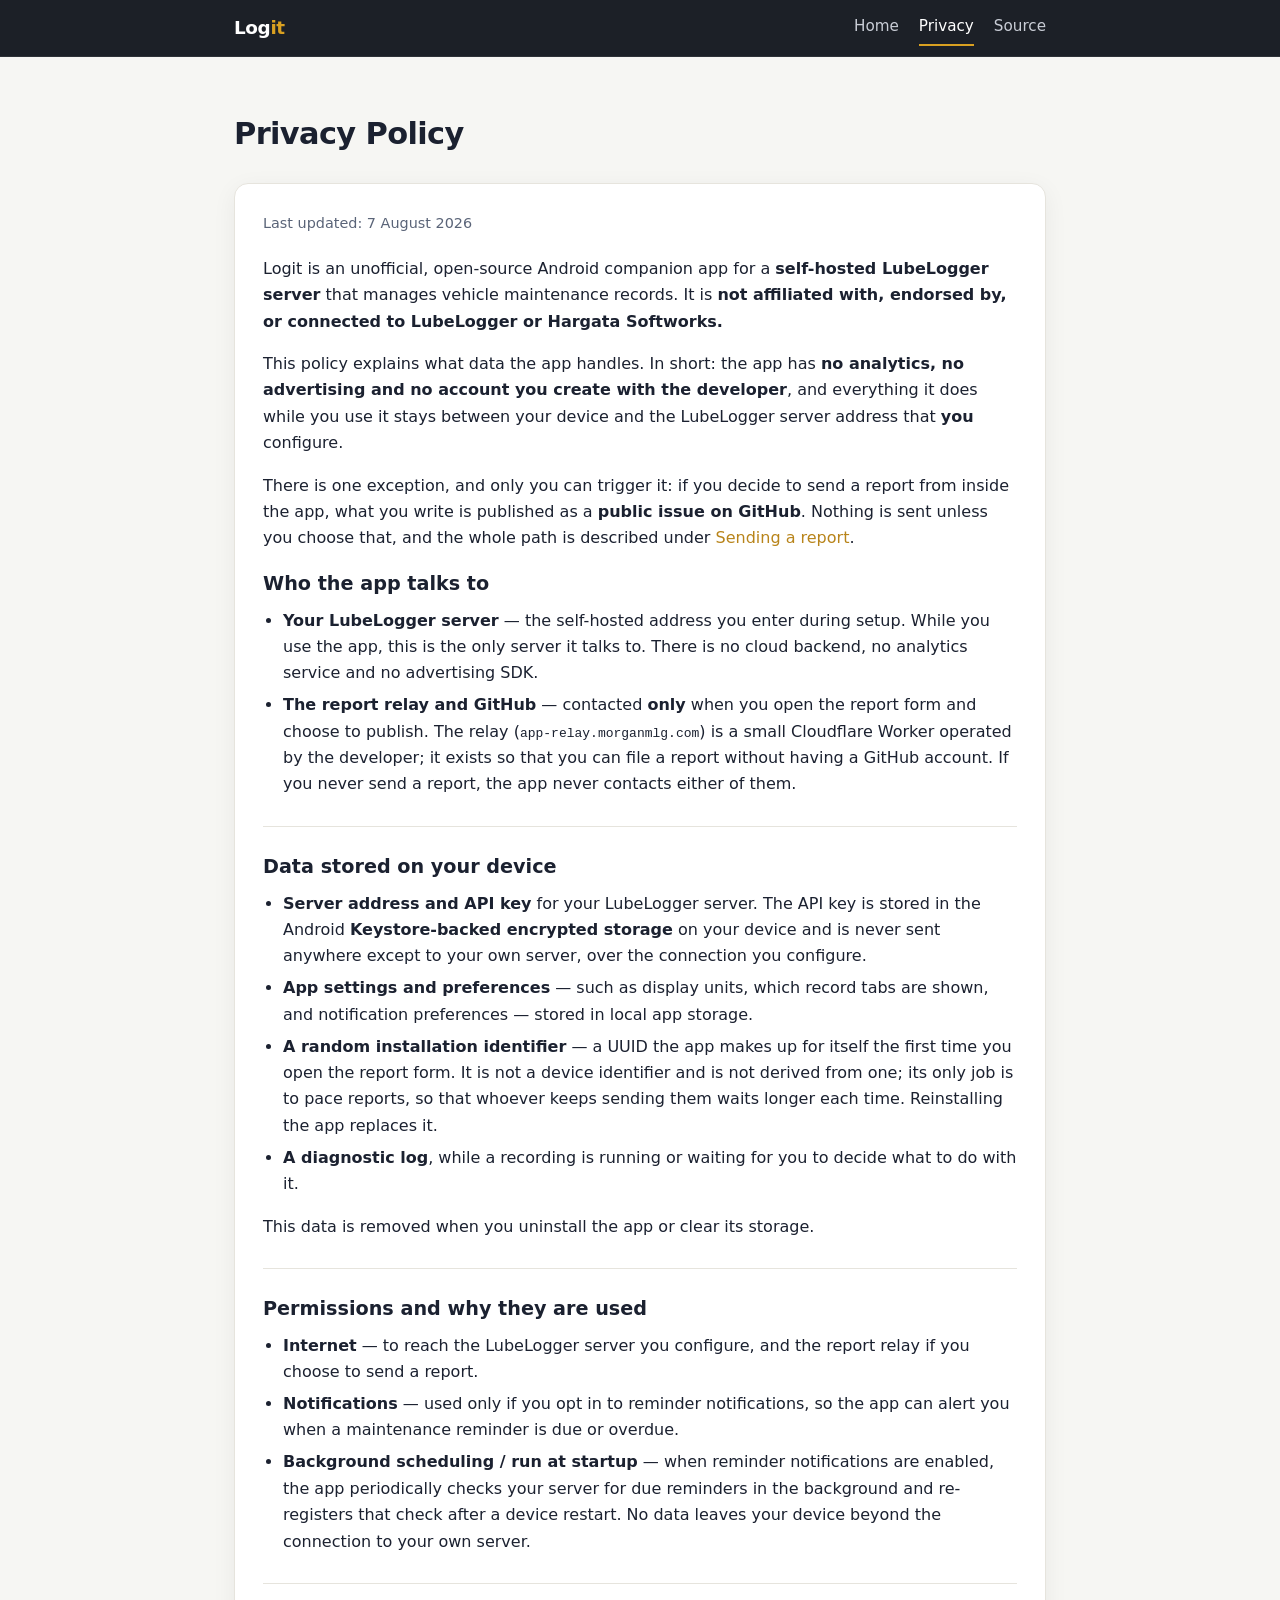
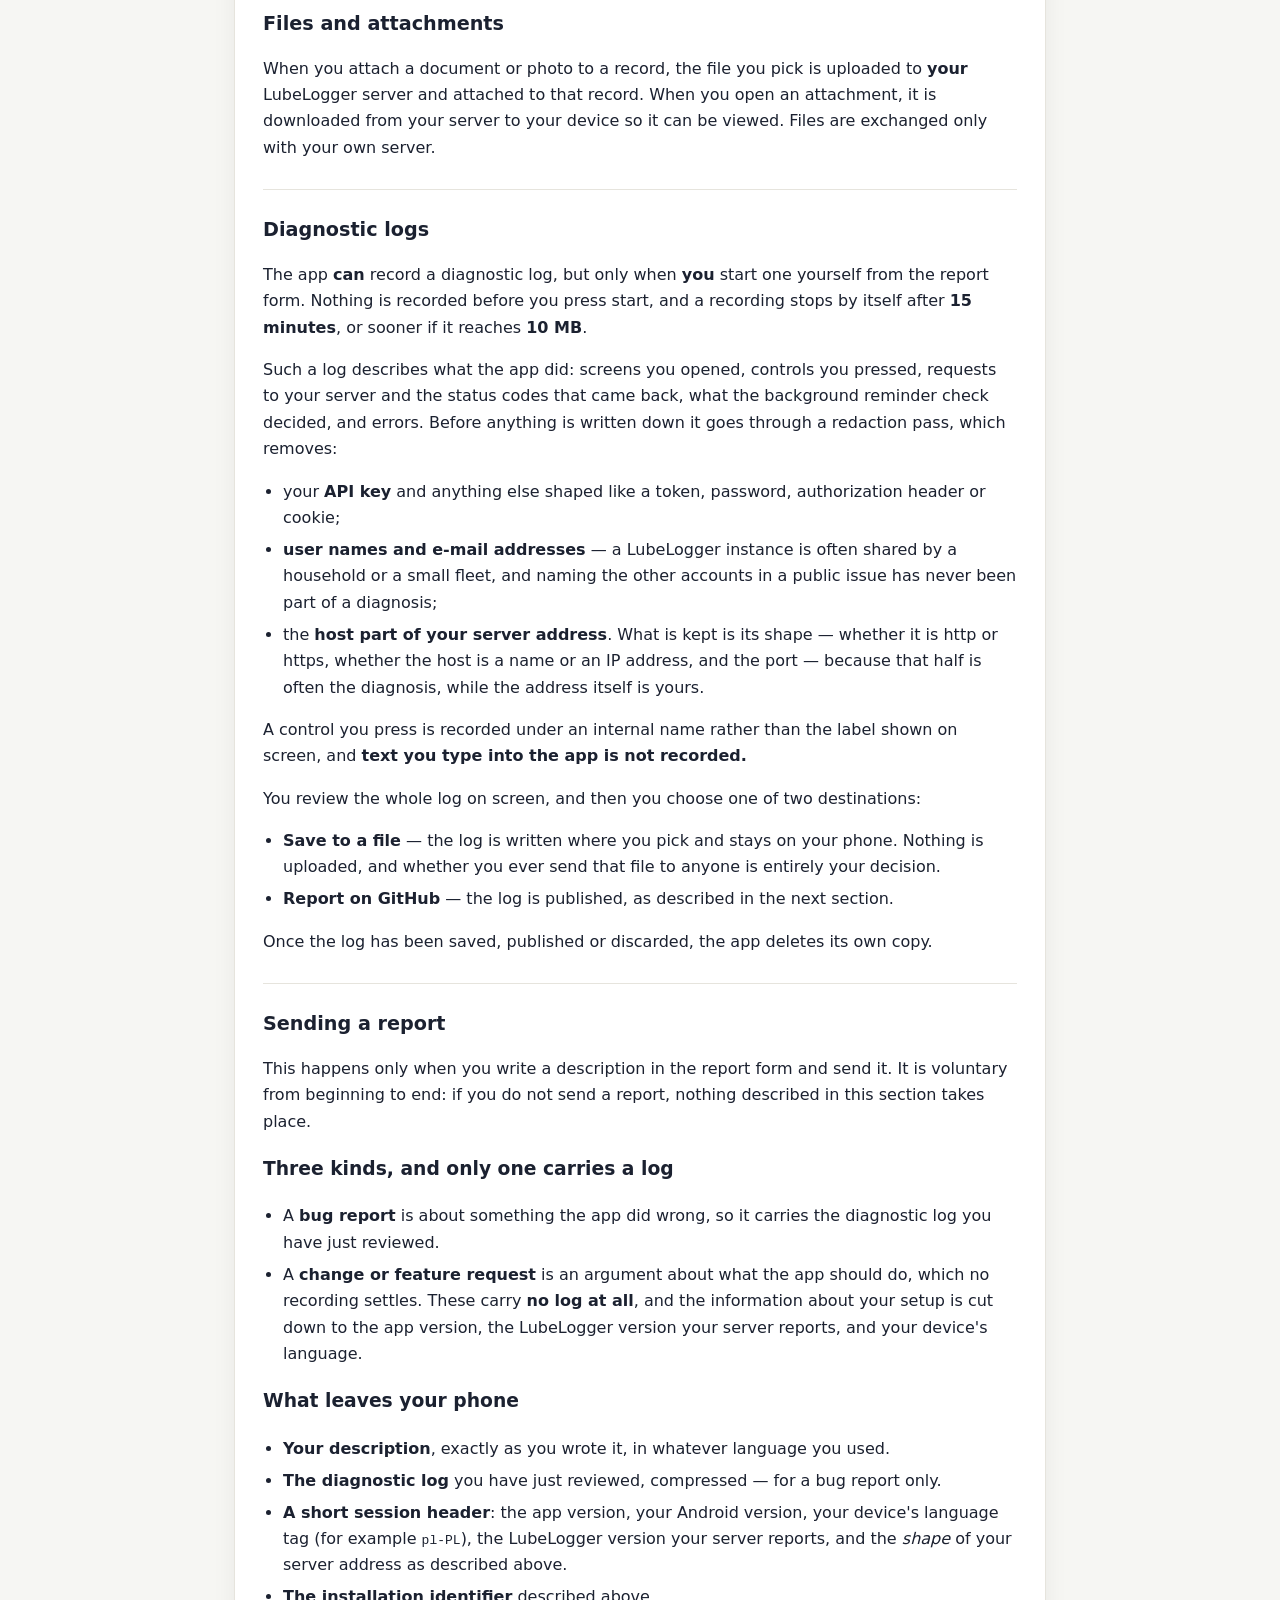
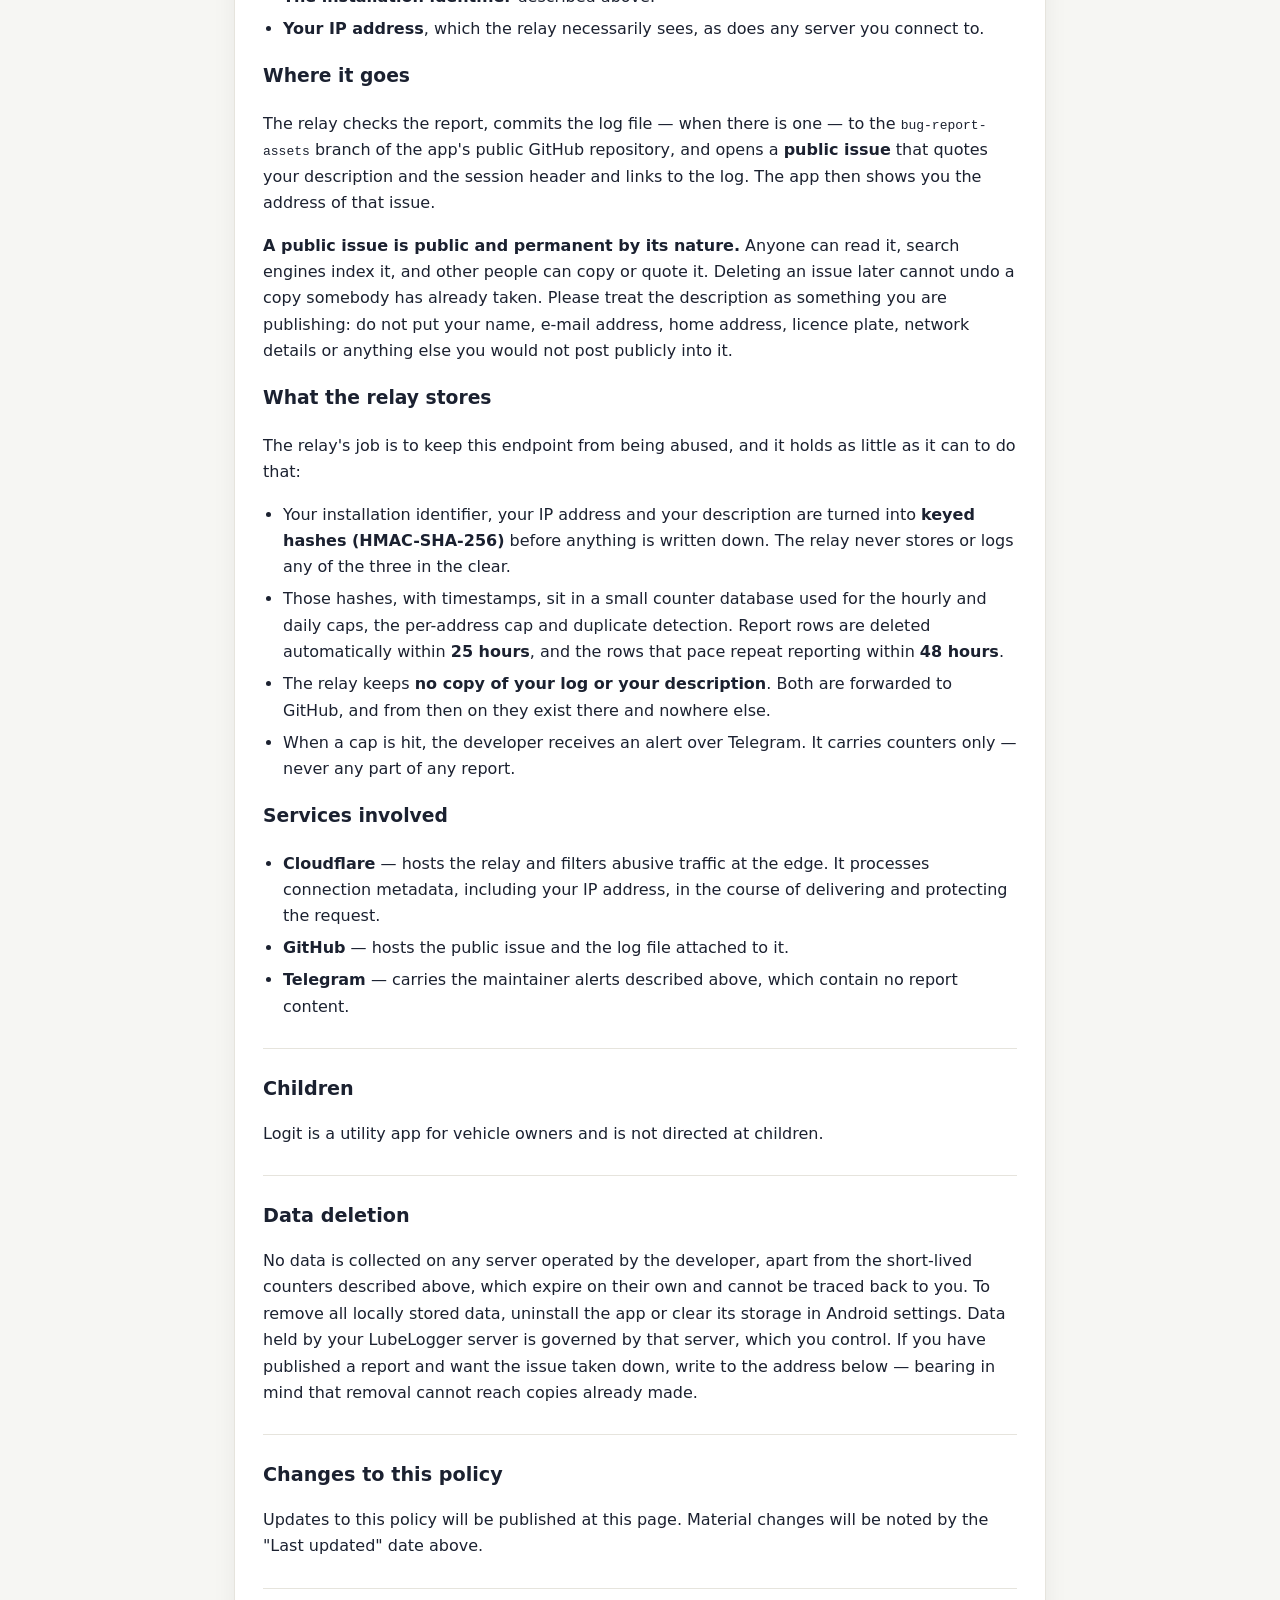
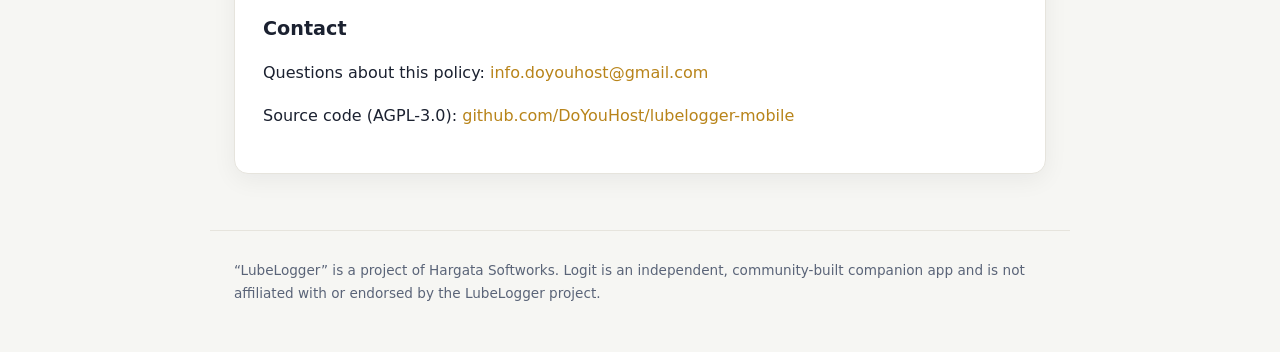
<file: site/privacy.html>
<!DOCTYPE html>
<html lang="en">
<head>
  <meta charset="utf-8">
  <meta name="viewport" content="width=device-width, initial-scale=1">
  <title>Logit — Privacy Policy</title>
  <meta name="description" content="Privacy policy for Logit, an unofficial open-source companion app for a self-hosted LubeLogger vehicle maintenance manager.">
  <link rel="stylesheet" href="style.css">
</head>
<body>
  <nav class="nav">
    <div class="container">
      <a class="brand" href="index.html">Log<span class="accent">it</span></a>
      <div class="links">
        <a href="index.html">Home</a>
        <a href="privacy.html" class="active">Privacy</a>
        <a href="https://github.com/DoYouHost/lubelogger-mobile">Source</a>
      </div>
    </div>
  </nav>

  <main>
    <div class="container">
      <h1 class="page-title">Privacy Policy</h1>
      <div class="card">
        <p class="updated">Last updated: 7 August 2026</p>

        <p>Logit is an unofficial, open-source Android companion app for a
        <strong>self-hosted LubeLogger server</strong> that manages vehicle maintenance records.
        It is <strong>not affiliated with, endorsed by, or connected to LubeLogger or Hargata
        Softworks.</strong></p>

        <p>This policy explains what data the app handles. In short: the app has
        <strong>no analytics, no advertising and no account you create with the developer</strong>,
        and everything it does while you use it stays between your device and the LubeLogger server
        address that <strong>you</strong> configure.</p>

        <p>There is one exception, and only you can trigger it: if you decide to send a report from
        inside the app, what you write is published as a <strong>public issue on GitHub</strong>.
        Nothing is sent unless you choose that, and the whole path is described under
        <a href="#sending-a-report">Sending a report</a>.</p>

        <h2>Who the app talks to</h2>
        <ul>
          <li><strong>Your LubeLogger server</strong> — the self-hosted address you enter during
          setup. While you use the app, this is the only server it talks to. There is no cloud
          backend, no analytics service and no advertising SDK.</li>
          <li><strong>The report relay and GitHub</strong> — contacted <strong>only</strong> when
          you open the report form and choose to publish. The relay
          (<code>app-relay.morganmlg.com</code>) is a small Cloudflare Worker operated by the
          developer; it exists so that you can file a report without having a GitHub account. If you
          never send a report, the app never contacts either of them.</li>
        </ul>

        <h2>Data stored on your device</h2>
        <ul>
          <li><strong>Server address and API key</strong> for your LubeLogger server. The API key is
          stored in the Android <strong>Keystore-backed encrypted storage</strong> on your device and
          is never sent anywhere except to your own server, over the connection you configure.</li>
          <li><strong>App settings and preferences</strong> — such as display units, which record
          tabs are shown, and notification preferences — stored in local app storage.</li>
          <li><strong>A random installation identifier</strong> — a UUID the app makes up for itself
          the first time you open the report form. It is not a device identifier and is not derived
          from one; its only job is to pace reports, so that whoever keeps sending them waits longer
          each time. Reinstalling the app replaces it.</li>
          <li><strong>A diagnostic log</strong>, while a recording is running or waiting for you to
          decide what to do with it.</li>
        </ul>
        <p>This data is removed when you uninstall the app or clear its storage.</p>

        <h2>Permissions and why they are used</h2>
        <ul>
          <li><strong>Internet</strong> — to reach the LubeLogger server you configure, and the
          report relay if you choose to send a report.</li>
          <li><strong>Notifications</strong> — used only if you opt in to reminder notifications, so
          the app can alert you when a maintenance reminder is due or overdue.</li>
          <li><strong>Background scheduling / run at startup</strong> — when reminder notifications are
          enabled, the app periodically checks your server for due reminders in the background and
          re-registers that check after a device restart. No data leaves your device beyond the
          connection to your own server.</li>
        </ul>

        <h2>Files and attachments</h2>
        <p>When you attach a document or photo to a record, the file you pick is uploaded to
        <strong>your</strong> LubeLogger server and attached to that record. When you open an
        attachment, it is downloaded from your server to your device so it can be viewed. Files are
        exchanged only with your own server.</p>

        <h2>Diagnostic logs</h2>
        <p>The app <strong>can</strong> record a diagnostic log, but only when <strong>you</strong>
        start one yourself from the report form. Nothing is recorded before you press start, and a
        recording stops by itself after <strong>15 minutes</strong>, or sooner if it reaches
        <strong>10 MB</strong>.</p>
        <p>Such a log describes what the app did: screens you opened, controls you pressed, requests
        to your server and the status codes that came back, what the background reminder check
        decided, and errors. Before anything is written down it goes through a redaction pass, which
        removes:</p>
        <ul>
          <li>your <strong>API key</strong> and anything else shaped like a token, password,
          authorization header or cookie;</li>
          <li><strong>user names and e-mail addresses</strong> — a LubeLogger instance is often
          shared by a household or a small fleet, and naming the other accounts in a public issue
          has never been part of a diagnosis;</li>
          <li>the <strong>host part of your server address</strong>. What is kept is its shape —
          whether it is http or https, whether the host is a name or an IP address, and the port —
          because that half is often the diagnosis, while the address itself is yours.</li>
        </ul>
        <p>A control you press is recorded under an internal name rather than the label shown on
        screen, and <strong>text you type into the app is not recorded.</strong></p>
        <p>You review the whole log on screen, and then you choose one of two destinations:</p>
        <ul>
          <li><strong>Save to a file</strong> — the log is written where you pick and stays on your
          phone. Nothing is uploaded, and whether you ever send that file to anyone is entirely your
          decision.</li>
          <li><strong>Report on GitHub</strong> — the log is published, as described in the next
          section.</li>
        </ul>
        <p>Once the log has been saved, published or discarded, the app deletes its own copy.</p>

        <h2 id="sending-a-report">Sending a report</h2>
        <p>This happens only when you write a description in the report form and send it. It is
        voluntary from beginning to end: if you do not send a report, nothing described in this
        section takes place.</p>

        <h3>Three kinds, and only one carries a log</h3>
        <ul>
          <li>A <strong>bug report</strong> is about something the app did wrong, so it carries the
          diagnostic log you have just reviewed.</li>
          <li>A <strong>change or feature request</strong> is an argument about what the app should
          do, which no recording settles. These carry <strong>no log at all</strong>, and the
          information about your setup is cut down to the app version, the LubeLogger version your
          server reports, and your device's language.</li>
        </ul>

        <h3>What leaves your phone</h3>
        <ul>
          <li><strong>Your description</strong>, exactly as you wrote it, in whatever language you
          used.</li>
          <li><strong>The diagnostic log</strong> you have just reviewed, compressed — for a bug
          report only.</li>
          <li><strong>A short session header</strong>: the app version, your Android version, your
          device's language tag (for example <code>pl-PL</code>), the LubeLogger version your server
          reports, and the <em>shape</em> of your server address as described above.</li>
          <li><strong>The installation identifier</strong> described above.</li>
          <li><strong>Your IP address</strong>, which the relay necessarily sees, as does any server
          you connect to.</li>
        </ul>

        <h3>Where it goes</h3>
        <p>The relay checks the report, commits the log file — when there is one — to the
        <code>bug-report-assets</code> branch of the app's public GitHub repository, and opens a
        <strong>public issue</strong> that quotes your description and the session header and links
        to the log. The app then shows you the address of that issue.</p>
        <p><strong>A public issue is public and permanent by its nature.</strong> Anyone can read it,
        search engines index it, and other people can copy or quote it. Deleting an issue later
        cannot undo a copy somebody has already taken. Please treat the description as something you
        are publishing: do not put your name, e-mail address, home address, licence plate, network
        details or anything else you would not post publicly into it.</p>

        <h3>What the relay stores</h3>
        <p>The relay's job is to keep this endpoint from being abused, and it holds as little as it
        can to do that:</p>
        <ul>
          <li>Your installation identifier, your IP address and your description are turned into
          <strong>keyed hashes (HMAC-SHA-256)</strong> before anything is written down. The relay
          never stores or logs any of the three in the clear.</li>
          <li>Those hashes, with timestamps, sit in a small counter database used for the hourly and
          daily caps, the per-address cap and duplicate detection. Report rows are deleted
          automatically within <strong>25 hours</strong>, and the rows that pace repeat reporting
          within <strong>48 hours</strong>.</li>
          <li>The relay keeps <strong>no copy of your log or your description</strong>. Both are
          forwarded to GitHub, and from then on they exist there and nowhere else.</li>
          <li>When a cap is hit, the developer receives an alert over Telegram. It carries counters
          only — never any part of any report.</li>
        </ul>

        <h3>Services involved</h3>
        <ul>
          <li><strong>Cloudflare</strong> — hosts the relay and filters abusive traffic at the edge.
          It processes connection metadata, including your IP address, in the course of delivering
          and protecting the request.</li>
          <li><strong>GitHub</strong> — hosts the public issue and the log file attached to it.</li>
          <li><strong>Telegram</strong> — carries the maintainer alerts described above, which
          contain no report content.</li>
        </ul>

        <h2>Children</h2>
        <p>Logit is a utility app for vehicle owners and is not directed at children.</p>

        <h2 id="data-deletion">Data deletion</h2>
        <p>No data is collected on any server operated by the developer, apart from the short-lived
        counters described above, which expire on their own and cannot be traced back to you. To
        remove all locally stored data, uninstall the app or clear its storage in Android settings.
        Data held by your LubeLogger server is governed by that server, which you control. If you
        have published a report and want the issue taken down, write to the address below — bearing
        in mind that removal cannot reach copies already made.</p>

        <h2>Changes to this policy</h2>
        <p>Updates to this policy will be published at this page. Material changes will be noted by
        the "Last updated" date above.</p>

        <h2>Contact</h2>
        <p>Questions about this policy: <a href="mailto:info.doyouhost@gmail.com">info.doyouhost@gmail.com</a></p>
        <p>Source code (AGPL-3.0):
        <a href="https://github.com/DoYouHost/lubelogger-mobile">github.com/DoYouHost/lubelogger-mobile</a></p>
      </div>
    </div>
  </main>

  <footer>
    <div class="container">
      &ldquo;LubeLogger&rdquo; is a project of Hargata Softworks. Logit is an independent,
      community-built companion app and is not affiliated with or endorsed by the LubeLogger project.
    </div>
  </footer>
</body>
</html>
</file>
<file: site/style.css>
:root {
  --ink: #1c2027;
  --ink-2: #262b34;
  --accent: #d9a021;
  --accent-dark: #b8841a;
  --accent-ink: #2a1e04;
  --text: #1b2130;
  --muted: #5a6478;
  --bg: #f6f6f3;
  --card: #ffffff;
  --border: #e6e4dd;
  --gutter: 1.5rem;
  --card-pad: 1.75rem;
  --max: 860px;
}
@media (prefers-color-scheme: dark) {
  :root {
    --text: #ece9e1;
    --muted: #a8a294;
    --bg: #0f1114;
    --card: #1a1e24;
    --border: #2c313a;
  }
}

* { box-sizing: border-box; }
html { scroll-behavior: smooth; }
body {
  margin: 0;
  font-family: system-ui, -apple-system, "Segoe UI", Roboto, sans-serif;
  line-height: 1.65;
  color: var(--text);
  background: var(--bg);
  -webkit-font-smoothing: antialiased;
}

.container { max-width: var(--max); margin: 0 auto; padding: 0 var(--gutter); }

/* --- Top navigation --- */
.nav {
  position: sticky;
  top: 0;
  z-index: 10;
  background: var(--ink);
  color: #fff;
  border-bottom: 1px solid rgba(255, 255, 255, 0.08);
}
.nav .container {
  display: flex;
  align-items: center;
  justify-content: space-between;
  height: 56px;
}
.nav .brand {
  font-weight: 700;
  font-size: 1.15rem;
  letter-spacing: -0.02em;
  color: #fff;
  text-decoration: none;
}
.nav .brand .accent { color: var(--accent); }
.nav .links { display: flex; gap: 1.25rem; }
.nav .links a {
  color: #c9cdd6;
  text-decoration: none;
  font-size: 0.95rem;
  padding: 0.25rem 0;
  border-bottom: 2px solid transparent;
}
.nav .links a:hover { color: #fff; }
.nav .links a.active { color: #fff; border-bottom-color: var(--accent); }

/* --- Hero --- */
.hero {
  background: linear-gradient(160deg, var(--ink) 0%, var(--ink-2) 100%);
  color: #fff;
  padding: 3.5rem 0 3rem;
}
.hero h1 { margin: 0; font-size: 2.4rem; letter-spacing: -0.03em; line-height: 1.15; }
.hero h1 .accent { color: var(--accent); }
.hero .tagline { margin: 0.9rem 0 0; color: #c9cdd6; font-size: 1.1rem; max-width: 48ch; }
.hero .badge {
  display: inline-block;
  margin-bottom: 1rem;
  padding: 0.25rem 0.7rem;
  font-size: 0.78rem;
  font-weight: 600;
  letter-spacing: 0.03em;
  text-transform: uppercase;
  color: var(--accent);
  background: rgba(217, 160, 33, 0.14);
  border: 1px solid rgba(217, 160, 33, 0.35);
  border-radius: 999px;
}
.cta { display: flex; flex-wrap: wrap; gap: 0.75rem; margin-top: 1.75rem; }
.btn {
  display: inline-flex;
  align-items: center;
  gap: 0.45rem;
  padding: 0.65rem 1.2rem;
  border-radius: 10px;
  font-weight: 600;
  font-size: 0.95rem;
  text-decoration: none;
  border: 1px solid transparent;
}
.btn-primary { background: var(--accent); color: var(--accent-ink); }
.btn-primary:hover { background: var(--accent-dark); }
.btn-ghost { background: transparent; color: #fff; border-color: rgba(255, 255, 255, 0.25); }
.btn-ghost:hover { border-color: #fff; }

/* --- Sections --- */
main { padding: 2.75rem 0 1rem; }
.section-title { font-size: 1.35rem; letter-spacing: -0.01em; margin: 0 0 1.25rem; }
.callout {
  background: rgba(217, 160, 33, 0.10);
  border-left: 3px solid var(--accent);
  border-radius: 8px;
  padding: 1rem 1.2rem;
  margin: 0 0 2.5rem;
}
.callout strong { font-weight: 650; }

.features {
  display: grid;
  grid-template-columns: repeat(auto-fit, minmax(230px, 1fr));
  gap: 1rem;
  margin-bottom: 2.75rem;
}
.feature {
  background: var(--card);
  border: 1px solid var(--border);
  border-radius: 14px;
  padding: 1.3rem 1.4rem;
}
.feature h3 { margin: 0 0 0.5rem; font-size: 1.05rem; }
.feature p { margin: 0; color: var(--muted); font-size: 0.95rem; }
.feature .ico { font-size: 1.4rem; line-height: 1; }

/* --- Screenshot gallery --- */
.shots {
  display: grid;
  grid-template-columns: repeat(auto-fit, minmax(160px, 1fr));
  gap: 1rem;
  margin: 0 0 2.5rem;
}
.shots img {
  width: 100%;
  height: auto;
  border: 1px solid var(--border);
  border-radius: 14px;
  display: block;
}

a { color: var(--accent-dark); text-decoration: none; }
@media (prefers-color-scheme: dark) { a { color: var(--accent); } }
a:hover { text-decoration: underline; }

/* --- Article (privacy) --- */
.card {
  background: var(--card);
  border: 1px solid var(--border);
  border-radius: 14px;
  padding: var(--card-pad);
  box-shadow: 0 6px 24px rgba(16, 22, 34, 0.06);
}
.card h2 {
  font-size: 1.2rem;
  margin: 1.75rem 0 0.5rem;
  padding-top: 1.5rem;
  border-top: 1px solid var(--border);
}
.card h2:first-of-type { border-top: none; padding-top: 0; margin-top: 0.75rem; }
.card p:first-child { margin-top: 0; }
.card ul { padding-left: 1.25rem; margin: 0.5rem 0; }
.card li { margin: 0.35rem 0; }
.card strong { font-weight: 650; }
.updated { color: var(--muted); font-size: 0.9rem; margin: 0 0 1.25rem; }
.page-title { font-size: 1.9rem; letter-spacing: -0.02em; margin: 0.5rem 0 1.5rem; }

/* --- Footer --- */
footer {
  padding: 2.5rem 0 3rem;
  color: var(--muted);
  font-size: 0.85rem;
}
footer .container { border-top: 1px solid var(--border); padding-top: 1.75rem; }

@media (max-width: 520px) {
  .hero h1 { font-size: 2rem; }
  .nav .links { gap: 1rem; }
}
</file>
